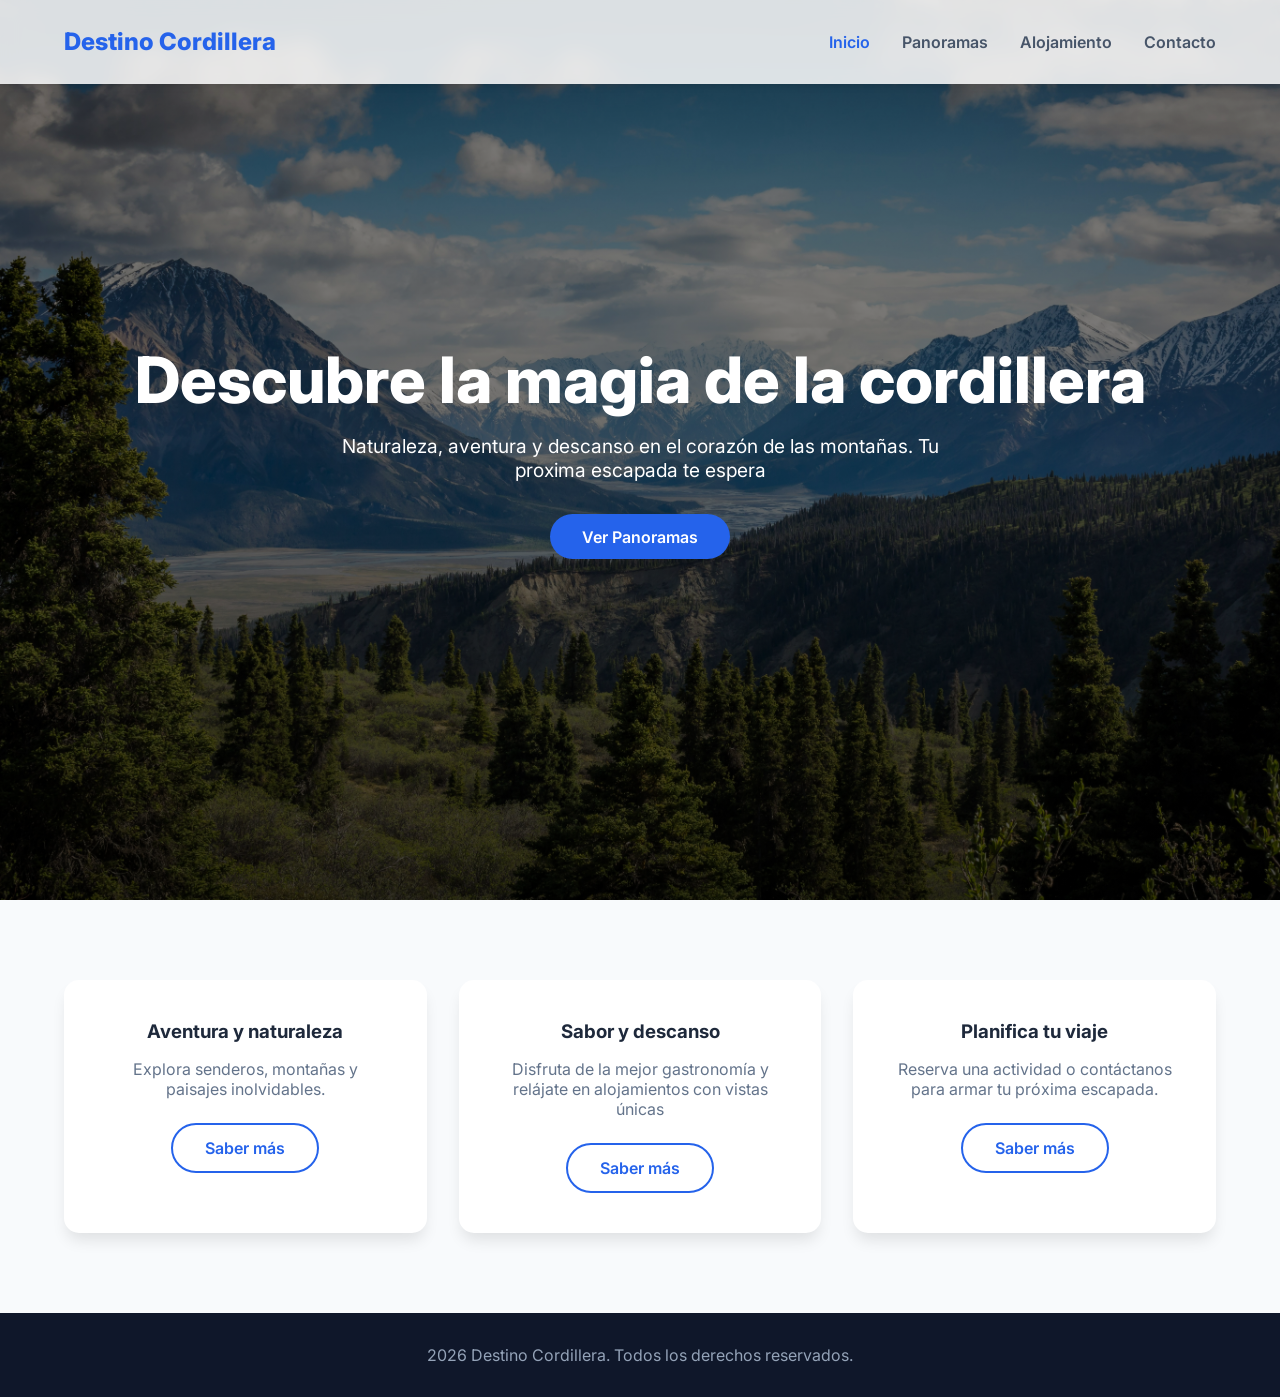
<file: index.html>
<!DOCTYPE html>
<html lang="es">

<head>
    <meta charset="UTF-8">
    <meta name="viewport" content="width=device-width, initial-scale=1.0">
    <meta name="description"
        content="Destino Cordillera: naturaleza, aventura, alojamiento y gastronomía en el corazón de las montañas.">
    <title> Destino Cordillera - Inicio</title>
    <link rel="stylesheet" href="css/estilos.css">
</head>

<body>
    <nav class="navbar">
        <div class="logo">Destino Cordillera</div>
        <ul class="nav-links">
            <li><a href="index.html" class="active">Inicio</a></li>
            <li><a href="panoramas.html">Panoramas</a></li>
            <li><a href="alojamiento.html">Alojamiento</a></li>
            <li><a href="contacto.html">Contacto</a></li>
        </ul>
    </nav>

    <header class="hero">
        <div class="hero-content">
            <h1>Descubre la magia de la cordillera</h1>
            <p>Naturaleza, aventura y descanso en el corazón de las montañas. Tu proxima escapada te espera</p>
            <a href="panoramas.html" class="btn">Ver Panoramas</a>
        </div>
    </header>

    <main>
        <section class="secciones-principales">
            <article class="tarjeta">
                <h3>Aventura y naturaleza</h3>
                <p>Explora senderos, montañas y paisajes inolvidables.</p>
                <a href="panoramas.html" class="btn-outline">Saber más</a>
            </article>

            <article class="tarjeta">
                <h3>Sabor y descanso</h3>
                <p>Disfruta de la mejor gastronomía y relájate en alojamientos con vistas únicas</p>
                <a href="alojamiento.html" class="btn-outline">Saber más</a>
            </article>

            <article class="tarjeta">
                <h3>Planifica tu viaje</h3>
                <p>Reserva una actividad o contáctanos para armar tu próxima escapada.</p>
                <a href="contacto.html" class="btn-outline">Saber más</a>
            </article>
        </section>
    </main>

    <footer>
        <p>2026 Destino Cordillera. Todos los derechos reservados.</p>
    </footer>
</body>

</html>
</file>
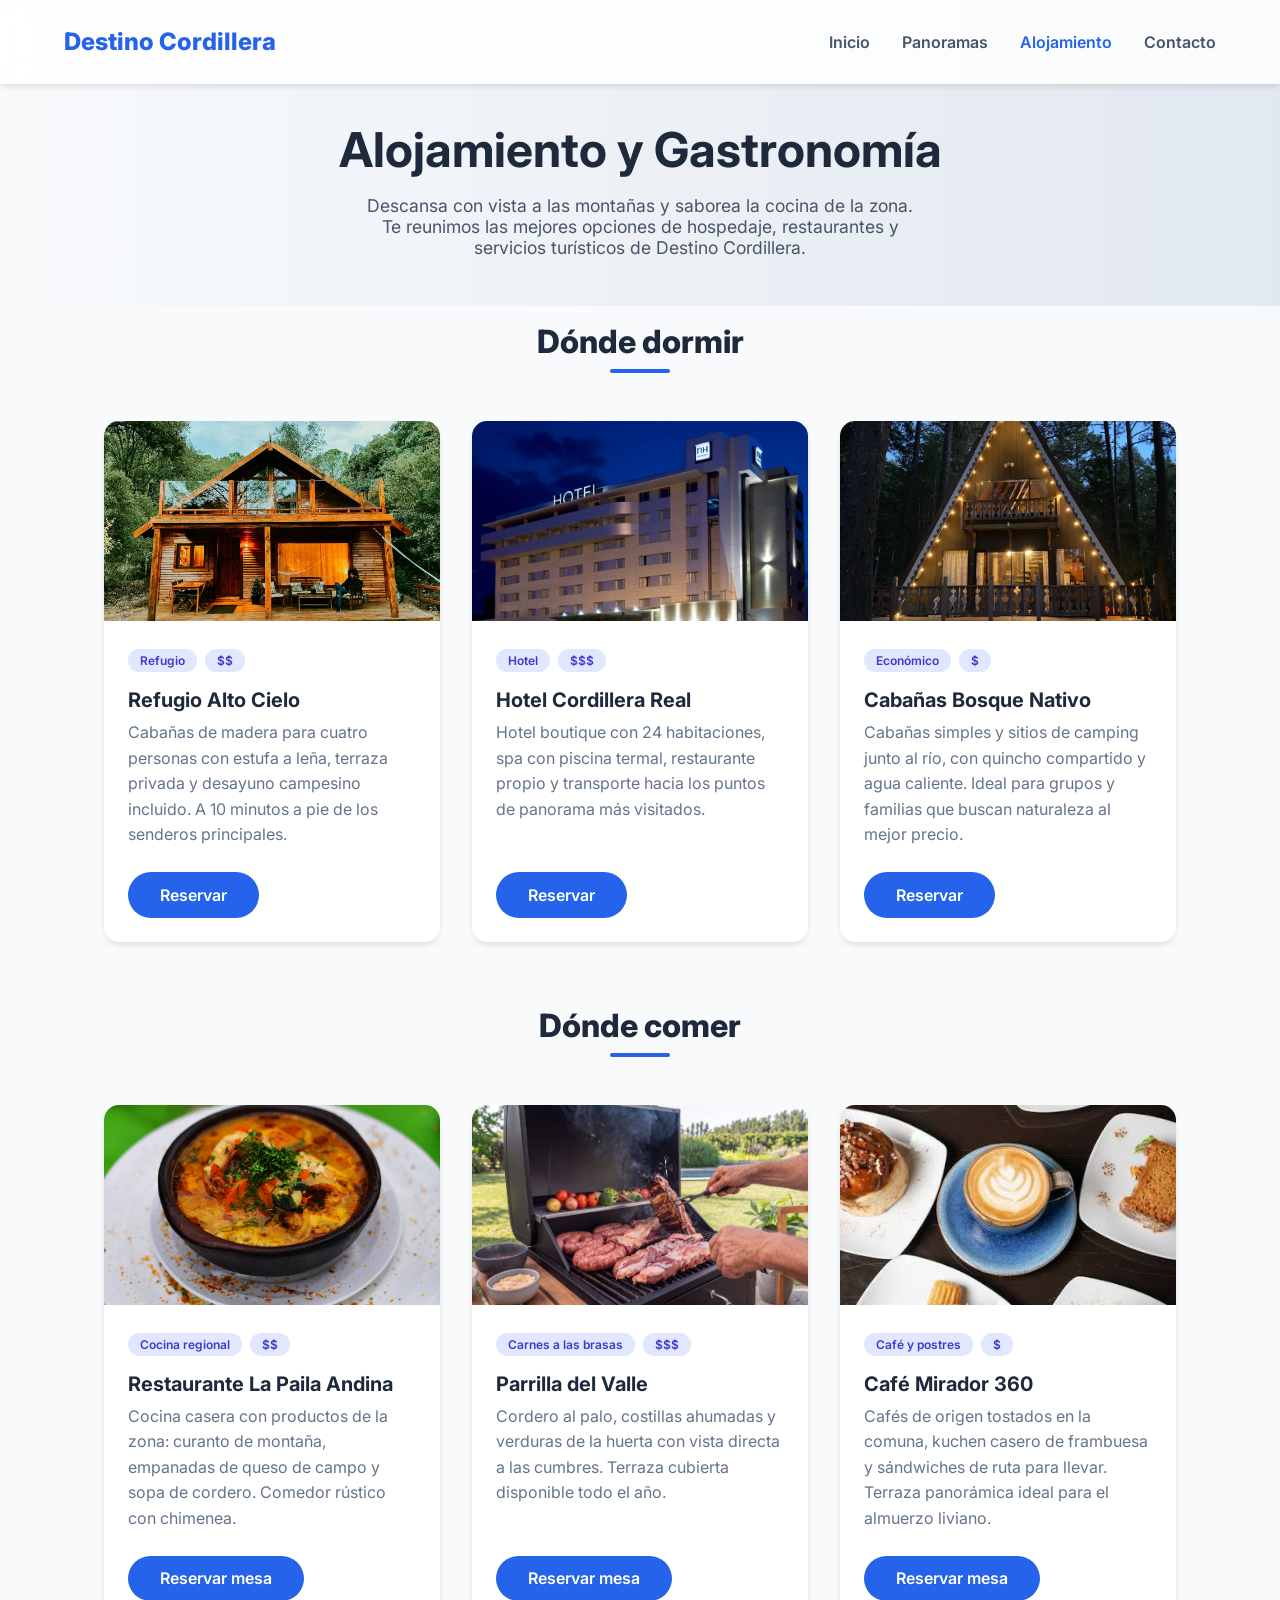
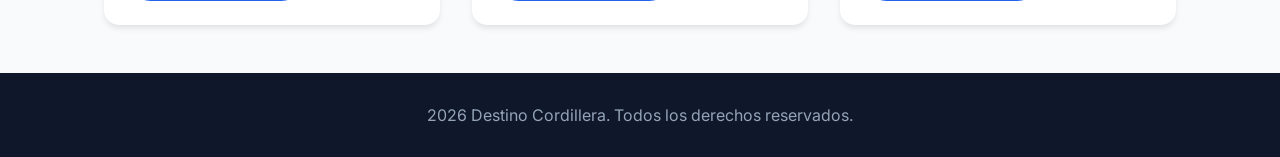
<file: alojamiento.html>
<!DOCTYPE html>
<html lang="es">

<head>
    <meta charset="UTF-8">
    <meta name="viewport" content="width=device-width, initial-scale=1.0">
    <meta name="description"
        content="Conoce los mejores alojamientos y restaurantes de Destino Cordillera: hoteles, cabañas, cocina regional y cafés con vista.">
    <title>Destino Cordillera - Alojamiento y Gastronomía</title>
    <link rel="stylesheet" href="css/estilos.css">
</head>

<body>
    <nav class="navbar">
        <div class="logo">Destino Cordillera</div>
        <ul class="nav-links">
            <li><a href="index.html">Inicio</a></li>
            <li><a href="panoramas.html">Panoramas</a></li>
            <li><a href="alojamiento.html" class="active">Alojamiento</a></li>
            <li><a href="contacto.html">Contacto</a></li>
        </ul>
    </nav>

    <header class="panoramas-header">
        <h1>Alojamiento y Gastronomía</h1>
        <p>Descansa con vista a las montañas y saborea la cocina de la zona. Te reunimos las mejores opciones de
            hospedaje, restaurantes y servicios turísticos de Destino Cordillera.</p>
    </header>

    <main>
        <section aria-labelledby="titulo-alojamiento">
            <h2 id="titulo-alojamiento" class="seccion-titulo">Dónde dormir</h2>
            <div class="panoramas-grid">

                <article class="panorama-card">
                    <div class="panorama-img-container">
                        <img src="img/alojamiento-refugio.jpg" alt="Cabañas de madera del Refugio Alto Cielo con vista al valle"
                            class="panorama-img">
                    </div>
                    <div class="panorama-content">
                        <div class="panorama-tags">
                            <span class="tag">Refugio</span>
                            <span class="tag">$$</span>
                        </div>
                        <h3>Refugio Alto Cielo</h3>
                        <p>Cabañas de madera para cuatro personas con estufa a leña, terraza privada y desayuno
                            campesino incluido. A 10 minutos a pie de los senderos principales.</p>
                        <a href="contacto.html" class="btn">Reservar</a>
                    </div>
                </article>

                <article class="panorama-card">
                    <div class="panorama-img-container">
                        <img src="img/alojamiento-hotel.jpg" alt="Habitación con vista a las montañas del Hotel Cordillera Real"
                            class="panorama-img">
                    </div>
                    <div class="panorama-content">
                        <div class="panorama-tags">
                            <span class="tag">Hotel</span>
                            <span class="tag">$$$</span>
                        </div>
                        <h3>Hotel Cordillera Real</h3>
                        <p>Hotel boutique con 24 habitaciones, spa con piscina termal, restaurante propio y transporte
                            hacia los puntos de panorama más visitados.</p>
                        <a href="contacto.html" class="btn">Reservar</a>
                    </div>
                </article>

                <article class="panorama-card">
                    <div class="panorama-img-container">
                        <img src="img/alojamiento-cabanas.jpg" alt="Cabañas rústicas del Bosque Nativo junto al río"
                            class="panorama-img">
                    </div>
                    <div class="panorama-content">
                        <div class="panorama-tags">
                            <span class="tag">Económico</span>
                            <span class="tag">$</span>
                        </div>
                        <h3>Cabañas Bosque Nativo</h3>
                        <p>Cabañas simples y sitios de camping junto al río, con quincho compartido y agua caliente.
                            Ideal para grupos y familias que buscan naturaleza al mejor precio.</p>
                        <a href="contacto.html" class="btn">Reservar</a>
                    </div>
                </article>

            </div>
        </section>

        <section aria-labelledby="titulo-gastronomia">
            <h2 id="titulo-gastronomia" class="seccion-titulo">Dónde comer</h2>
            <div class="panoramas-grid">

                <article class="panorama-card">
                    <div class="panorama-img-container">
                        <img src="img/gastronomia-pastel.jpg" alt="Plato de cocina regional servido en Restaurante La Paila Andina"
                            class="panorama-img">
                    </div>
                    <div class="panorama-content">
                        <div class="panorama-tags">
                            <span class="tag">Cocina regional</span>
                            <span class="tag">$$</span>
                        </div>
                        <h3>Restaurante La Paila Andina</h3>
                        <p>Cocina casera con productos de la zona: curanto de montaña, empanadas de queso de campo y
                            sopa de cordero. Comedor rústico con chimenea.</p>
                        <a href="contacto.html" class="btn">Reservar mesa</a>
                    </div>
                </article>

                <article class="panorama-card">
                    <div class="panorama-img-container">
                        <img src="img/gastronomia-parrilla.jpg" alt="Carnes a las brasas en la Parrilla del Valle"
                            class="panorama-img">
                    </div>
                    <div class="panorama-content">
                        <div class="panorama-tags">
                            <span class="tag">Carnes a las brasas</span>
                            <span class="tag">$$$</span>
                        </div>
                        <h3>Parrilla del Valle</h3>
                        <p>Cordero al palo, costillas ahumadas y verduras de la huerta con vista directa a las cumbres.
                            Terraza cubierta disponible todo el año.</p>
                        <a href="contacto.html" class="btn">Reservar mesa</a>
                    </div>
                </article>

                <article class="panorama-card">
                    <div class="panorama-img-container">
                        <img src="img/gastronomia-cafe.jpg" alt="Café de origen y kuchen casero en el Café Mirador 360"
                            class="panorama-img">
                    </div>
                    <div class="panorama-content">
                        <div class="panorama-tags">
                            <span class="tag">Café y postres</span>
                            <span class="tag">$</span>
                        </div>
                        <h3>Café Mirador 360</h3>
                        <p>Cafés de origen tostados en la comuna, kuchen casero de frambuesa y sándwiches de ruta para
                            llevar. Terraza panorámica ideal para el almuerzo liviano.</p>
                        <a href="contacto.html" class="btn">Reservar mesa</a>
                    </div>
                </article>

            </div>
        </section>
    </main>

    <footer>
        <p>2026 Destino Cordillera. Todos los derechos reservados.</p>
    </footer>
</body>

</html>
</file>
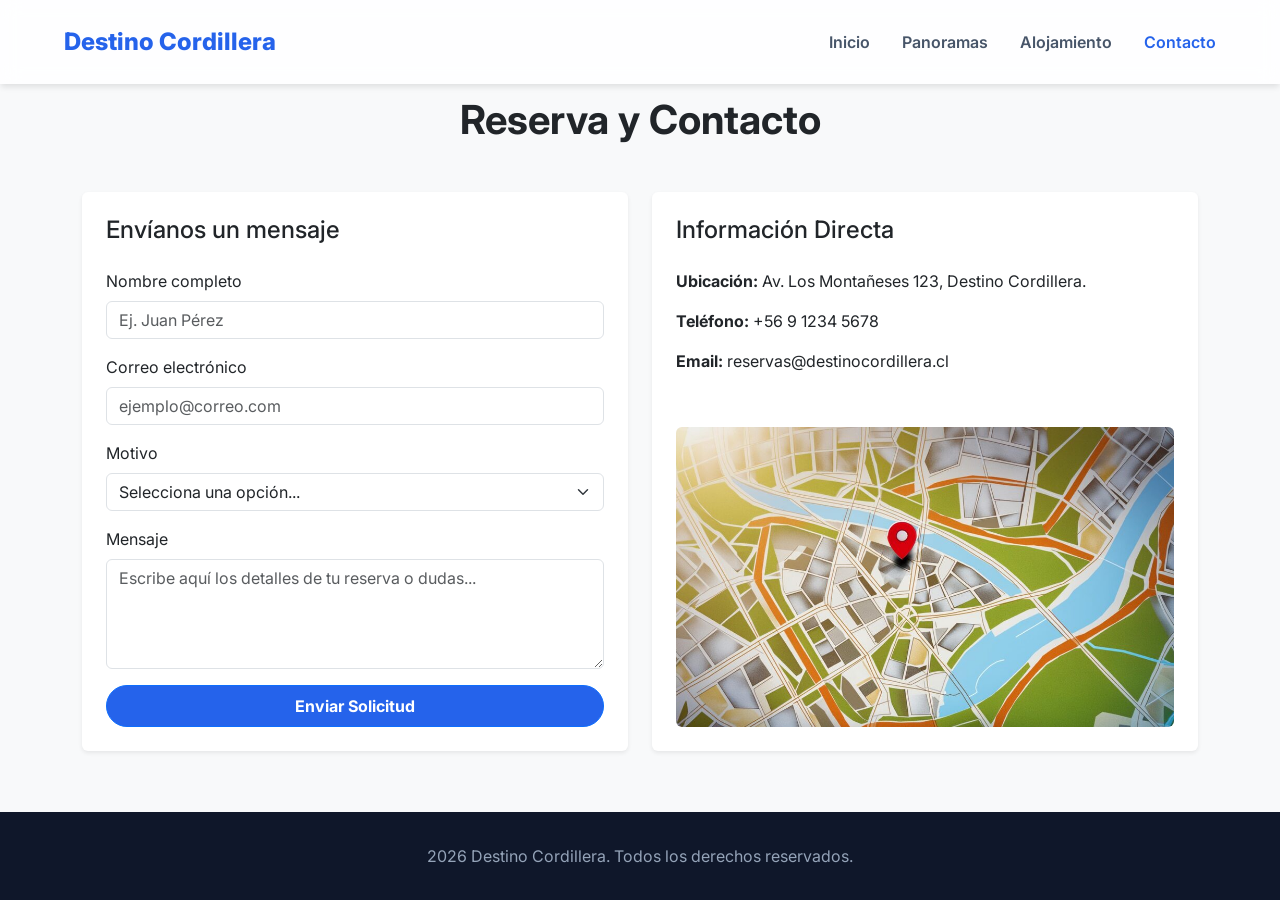
<file: contacto.html>
<!DOCTYPE html>
<html lang="es">

<head>
    <meta charset="UTF-8">
    <meta name="viewport" content="width=device-width, initial-scale=1.0">
    <meta name="description"
        content="Reserva una actividad o contáctanos en Destino Cordillera: formulario de reserva, teléfono, correo y ubicación.">
    <title>Destino Cordillera - Contacto</title>
    <link href="https://cdn.jsdelivr.net/npm/bootstrap@5.3.2/dist/css/bootstrap.min.css" rel="stylesheet">
    <link rel="stylesheet" href="css/estilos.css">
</head>

<body class="bg-light d-flex flex-column min-vh-100">

    <nav class="navbar">
        <div class="logo">Destino Cordillera</div>
        <ul class="nav-links">
            <li><a href="index.html">Inicio</a></li>
            <li><a href="panoramas.html">Panoramas</a></li>
            <li><a href="alojamiento.html">Alojamiento</a></li>
            <li><a href="contacto.html" class="active">Contacto</a></li>
        </ul>
    </nav>

    <main class="container mt-5 pt-5 mb-5 flex-grow-1">
        <h1 class="text-center mb-5 fw-bold text-dark">Reserva y Contacto</h1>

        <div class="row g-4">
            <section class="col-lg-6">
                <div class="card shadow-sm border-0 h-100">
                    <div class="card-body p-4">
                        <h4 class="card-title mb-4">Envíanos un mensaje</h4>
                        <form>
                            <div class="mb-3">
                                <label for="nombre" class="form-label">Nombre completo</label>
                                <input type="text" class="form-control" id="nombre" placeholder="Ej. Juan Pérez"
                                    required>
                            </div>
                            <div class="mb-3">
                                <label for="email" class="form-label">Correo electrónico</label>
                                <input type="email" class="form-control" id="email" placeholder="ejemplo@correo.com"
                                    required>
                            </div>
                            <div class="mb-3">
                                <label for="actividad" class="form-label">Motivo</label>
                                <select class="form-select" id="actividad">
                                    <option selected>Selecciona una opción...</option>
                                    <option value="1">Reserva de alojamiento</option>
                                    <option value="2">Reserva de panorama / excursión</option>
                                    <option value="3">Consulta general</option>
                                </select>
                            </div>
                            <div class="mb-3">
                                <label for="mensaje" class="form-label">Mensaje</label>
                                <textarea class="form-control" id="mensaje" rows="4"
                                    placeholder="Escribe aquí los detalles de tu reserva o dudas..."></textarea>
                            </div>
                            <button type="submit" class="btn btn-primary w-100 fw-bold py-2">Enviar Solicitud</button>
                        </form>
                    </div>
                </div>
            </section>

            <section class="col-lg-6">
                <div class="card shadow-sm border-0 h-100 bg-white">
                    <div class="card-body p-4 d-flex flex-column">
                        <h4 class="card-title mb-4">Información Directa</h4>
                        <p><strong>Ubicación:</strong> Av. Los Montañeses 123, Destino Cordillera.</p>
                        <p><strong>Teléfono:</strong> +56 9 1234 5678</p>
                        <p><strong>Email:</strong> reservas@destinocordillera.cl</p>

                        <img src="img/ubicacion.jpg" alt="Mapa referencial de ubicación de Destino Cordillera"
                            class="mt-auto rounded w-100" style="height: 300px; object-fit: cover;">
                    </div>
                </div>
            </section>
        </div>
    </main>

    <footer>
        <p class="m-0">2026 Destino Cordillera. Todos los derechos reservados.</p>
    </footer>

    <script src="https://cdn.jsdelivr.net/npm/bootstrap@5.3.2/dist/js/bootstrap.bundle.min.js"></script>
</body>

</html>
</file>
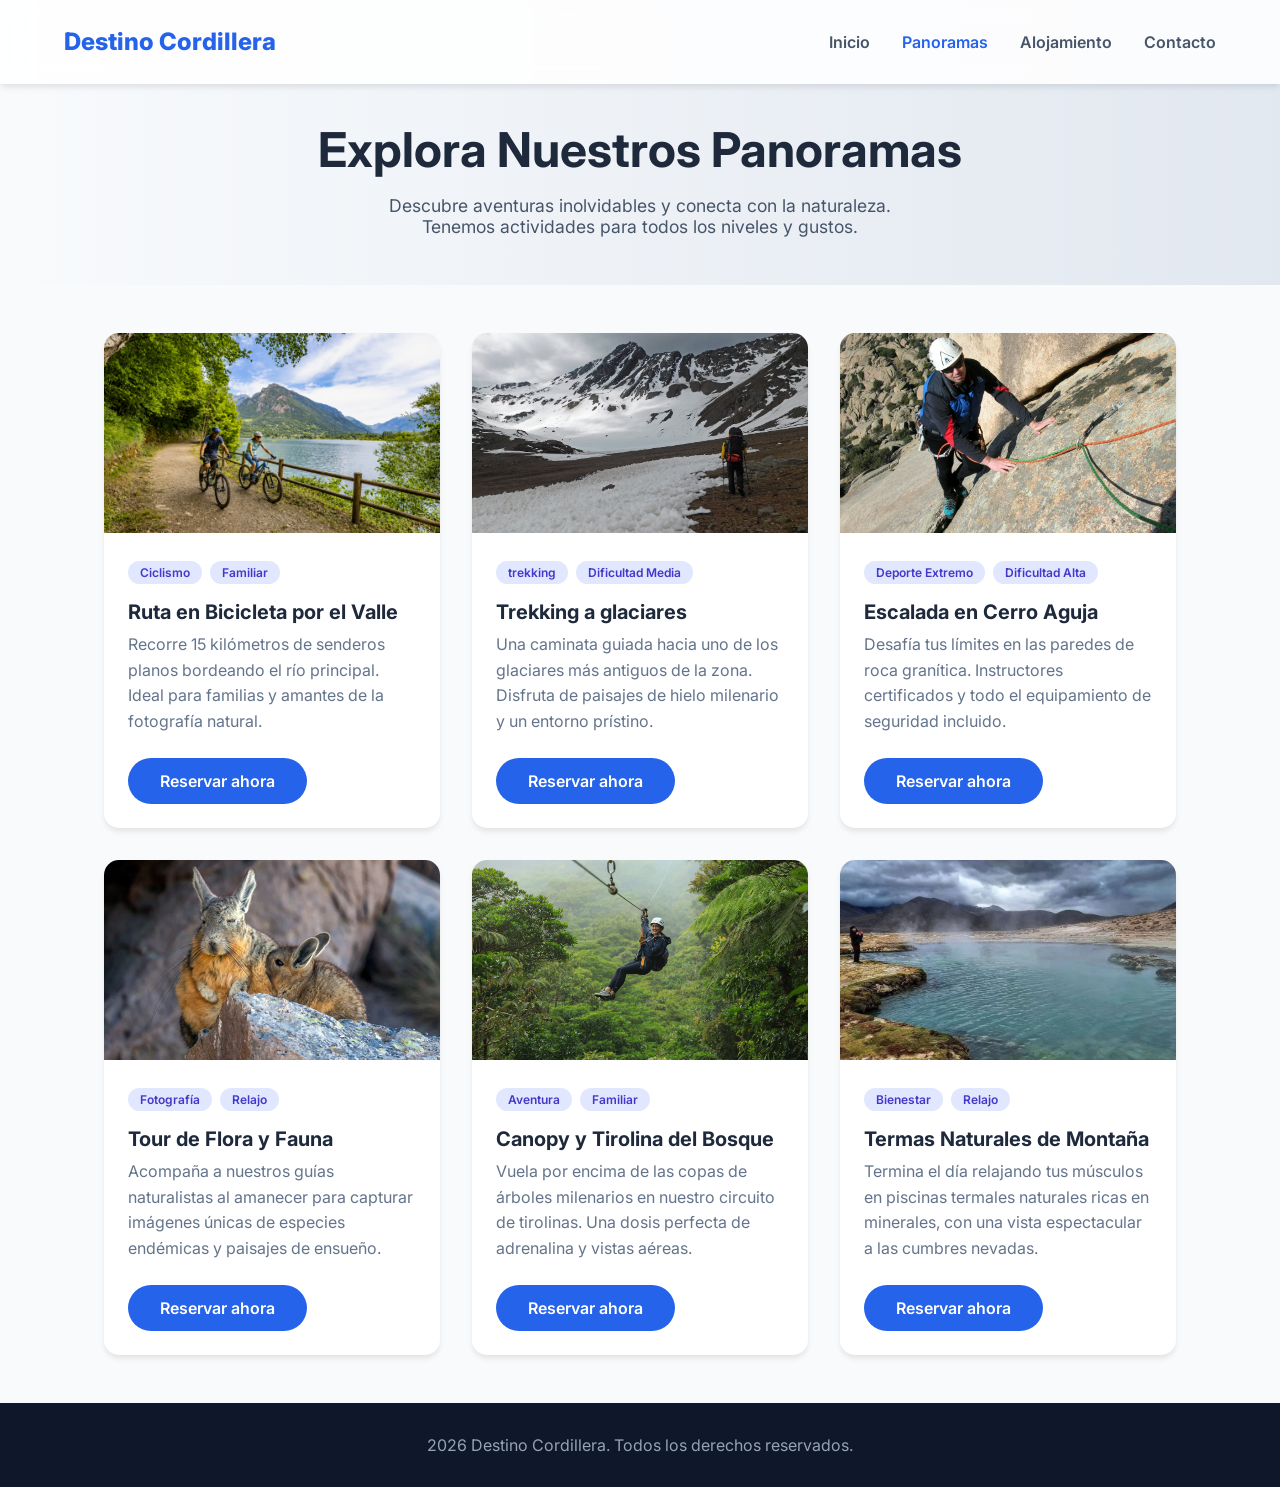
<file: panoramas.html>
<!DOCTYPE html>
<html lang="es">

<head>
    <meta charset="UTF-8">
    <meta name="viewport" content="width=device-width, initial-scale=1.0">
    <meta name="description"
        content="Descubre los mejores panoramas y actividades en Destino Cordillera. Trekking, escalada, tours fotográficos y más.">
    <title>Destino Cordillera - Panoramas</title>
    <link rel="stylesheet" href="css/estilos.css">
</head>

<body>
    <nav class="navbar">
        <div class="logo">Destino Cordillera</div>
        <ul class="nav-links">
            <li><a href="index.html">Inicio</a></li>
            <li><a href="panoramas.html" class="active">Panoramas</a></li>
            <li><a href="alojamiento.html">Alojamiento</a></li>
            <li><a href="contacto.html">Contacto</a></li>
        </ul>
    </nav>

    <header class="panoramas-header">
        <h1>Explora Nuestros Panoramas</h1>
        <p>Descubre aventuras inolvidables y conecta con la naturaleza. Tenemos actividades para todos los niveles y
            gustos.</p>
    </header>

    <main>
        <section class="panoramas-grid">

            <article class="panorama-card">
                <div class="panorama-img-container">
                    <img src="img/Ruta en Bicicleta por el Valle.png" alt="Ruta en Bicicleta por el Valle"
                        class="panorama-img">
                </div>
                <div class="panorama-content">
                    <div class="panorama-tags">
                        <span class="tag">Ciclismo</span>
                        <span class="tag">Familiar</span>
                    </div>
                    <h3>Ruta en Bicicleta por el Valle</h3>
                    <p>Recorre 15 kilómetros de senderos planos bordeando el río principal. Ideal para familias y
                        amantes de la fotografía natural.</p>
                    <a href="contacto.html" class="btn">Reservar ahora</a>
                </div>
            </article>

            <article class="panorama-card">
                <div class="panorama-img-container">
                    <img src="img/trekking a glaciares.jpg" alt="Trekking a glaciares" class="panorama-img">
                </div>
                <div class="panorama-content">
                    <div class="panorama-tags">
                        <span class="tag">trekking</span>
                        <span class="tag">Dificultad Media</span>
                    </div>
                    <h3>Trekking a glaciares</h3>
                    <p>Una caminata guiada hacia uno de los glaciares más antiguos de la zona. Disfruta de paisajes de
                        hielo milenario y un entorno prístino.</p>
                    <a href="contacto.html" class="btn">Reservar ahora</a>
                </div>
            </article>

            <article class="panorama-card">
                <div class="panorama-img-container">
                    <img src="img/Escalada en Cerro Aguja.jpg" alt="Escalada en Cerro Aguja" class="panorama-img">
                </div>
                <div class="panorama-content">
                    <div class="panorama-tags">
                        <span class="tag">Deporte Extremo</span>
                        <span class="tag">Dificultad Alta</span>
                    </div>
                    <h3>Escalada en Cerro Aguja</h3>
                    <p>Desafía tus límites en las paredes de roca granítica. Instructores certificados y todo el
                        equipamiento de seguridad incluido.</p>
                    <a href="contacto.html" class="btn">Reservar ahora</a>
                </div>
            </article>

            <article class="panorama-card">
                <div class="panorama-img-container">
                    <img src="img/Tour de Flora y Fauna.webp" alt="Tour Fotográfico de Flora y Fauna"
                        class="panorama-img">
                </div>
                <div class="panorama-content">
                    <div class="panorama-tags">
                        <span class="tag">Fotografía</span>
                        <span class="tag">Relajo</span>
                    </div>
                    <h3>Tour de Flora y Fauna</h3>
                    <p>Acompaña a nuestros guías naturalistas al amanecer para capturar imágenes únicas de especies
                        endémicas y paisajes de ensueño.</p>
                    <a href="contacto.html" class="btn">Reservar ahora</a>
                </div>
            </article>

            <article class="panorama-card">
                <div class="panorama-img-container">
                    <img src="img/Canopy y Tirolina del Bosque.jpg" alt="Canopy y Tirolina del Bosque"
                        class="panorama-img">
                </div>
                <div class="panorama-content">
                    <div class="panorama-tags">
                        <span class="tag">Aventura</span>
                        <span class="tag">Familiar</span>
                    </div>
                    <h3>Canopy y Tirolina del Bosque</h3>
                    <p>Vuela por encima de las copas de árboles milenarios en nuestro circuito de tirolinas. Una dosis
                        perfecta de adrenalina y vistas aéreas.</p>
                    <a href="contacto.html" class="btn">Reservar ahora</a>
                </div>
            </article>

            <article class="panorama-card">
                <div class="panorama-img-container">
                    <img src="img/Termas Naturales de Montaña.jpg" alt="Termas Naturales de Montaña"
                        class="panorama-img">
                </div>
                <div class="panorama-content">
                    <div class="panorama-tags">
                        <span class="tag">Bienestar</span>
                        <span class="tag">Relajo</span>
                    </div>
                    <h3>Termas Naturales de Montaña</h3>
                    <p>Termina el día relajando tus músculos en piscinas termales naturales ricas en minerales, con una
                        vista espectacular a las cumbres nevadas.</p>
                    <a href="contacto.html" class="btn">Reservar ahora</a>
                </div>
            </article>

        </section>
    </main>

    <footer>
        <p>2026 Destino Cordillera. Todos los derechos reservados.</p>
    </footer>
</body>

</html>
</file>
<file: css/estilos.css>
@import url('https://fonts.googleapis.com/css2?family=Inter:wght@300;400;600;800&display=swap');

* {
    margin: 0;
    padding: 0;
    box-sizing: border-box;
    font-family: 'Inter', sans-serif;
}

body {
    background-color: #f8fafc;
    color: #1e293b;
}

.navbar {
    display: flex;
    justify-content: space-between;
    align-items: center;
    padding: 1.5rem 5%;
    background-color: rgba(255, 255, 255, 0.85);
    backdrop-filter: blur(10px);
    position: fixed;
    width: 100%;
    top: 0;
    z-index: 1000;
    box-shadow: 0 4px 6px -1px rgba(0, 0, 0, 0.1);
    flex-wrap: nowrap;
    line-height: 1.5;
}

.navbar .logo {
    font-size: 1.5rem;
    font-weight: 800;
    color: #2563eb;
}

.nav-links {
    list-style: none;
    display: flex;
    gap: 2rem;
    margin: 0 !important;
    padding: 0;
    align-items: center;
}

.nav-links a {
    text-decoration: none;
    color: #475569;
    font-weight: 600;
    transition: color 0.3s ease;
}

.nav-links a:hover,
.nav-links a.active {
    color: #2563eb;
}

.hero {
    height: 100vh;
    background: linear-gradient(rgba(0, 0, 0, 0.4), rgba(0, 0, 0, 0.7)),
        url('../img/montañas.jpg') center/cover;
    display: flex;
    align-items: center;
    justify-content: center;
    text-align: center;
    color: white;
    padding: 0 20px;
}

.hero-content h1 {
    font-size: 4rem;
    margin-bottom: 1rem;
    font-weight: 800;
}

.hero-content p {
    font-size: 1.2rem;
    margin-bottom: 2rem;
    max-width: 600px;
    margin-left: auto;
    margin-right: auto;
}

.btn {
    padding: 0.8rem 2rem;
    background-color: #2563eb;
    color: white;
    text-decoration: none;
    border-radius: 50px;
    font-weight: 600;
    transition: transform 0.3s ease, background-color 0.3s;
    display: inline-block;
}

.btn:hover {
    background-color: #1d4ed8;
    transform: translateY(-3px);
}

.btn-outline {
    padding: 0.8rem 2rem;
    border: 2px solid #2563eb;
    color: #2563eb;
    text-decoration: none;
    border-radius: 50px;
    font-weight: 600;
    transition: all 0.3s ease;
    display: inline-block;
}

.btn-outline:hover {
    background-color: #2563eb;
    color: white;
}

.secciones-principales {
    display: flex;
    gap: 2rem;
    padding: 5rem 5%;
    justify-content: center;
    flex-wrap: wrap;
}

.tarjeta {
    background: white;
    padding: 2.5rem;
    border-radius: 15px;
    box-shadow: 0 10px 15px -3px rgba(0, 0, 0, 0.1);
    text-align: center;
    flex: 1;
    min-width: 300px;
    max-width: 400px;
    transition: transform 0.3s ease;
}

.tarjeta:hover {
    transform: translateY(-10px);
}

.tarjeta h3 {
    margin-bottom: 1rem;
    color: #1e293b;
}

.tarjeta p {
    color: #64748b;
    margin-bottom: 1.5rem;
}

footer {
    text-align: center;
    padding: 2rem;
    background-color: #0f172a;
    color: #94a3b8;
}

.panoramas-header {
    padding-top: 120px;
    text-align: center;
    padding-bottom: 3rem;
    background: linear-gradient(to right, #f8fafc, #e2e8f0);
}

.panoramas-header h1 {
    font-size: 3rem;
    color: #1e293b;
    margin-bottom: 1rem;
}

.panoramas-header p {
    color: #475569;
    font-size: 1.1rem;
    max-width: 600px;
    margin: 0 auto;
    padding: 0 1rem;
}

.panoramas-grid {
    display: grid;
    grid-template-columns: repeat(auto-fit, minmax(300px, 1fr));
    gap: 2rem;
    padding: 3rem 5%;
    max-width: 1200px;
    margin: 0 auto;
}

.panorama-card {
    background: white;
    border-radius: 15px;
    overflow: hidden;
    box-shadow: 0 4px 6px -1px rgba(0, 0, 0, 0.1);
    transition: transform 0.3s ease, box-shadow 0.3s ease;
    display: flex;
    flex-direction: column;
}

.panorama-card:hover {
    transform: translateY(-10px);
    box-shadow: 0 20px 25px -5px rgba(0, 0, 0, 0.1), 0 10px 10px -5px rgba(0, 0, 0, 0.04);
}

.panorama-img-container {
    overflow: hidden;
}

.panorama-img {
    width: 100%;
    height: 200px;
    object-fit: cover;
    transition: transform 0.5s ease;
}

.panorama-card:hover .panorama-img {
    transform: scale(1.05);
}

.panorama-content {
    padding: 1.5rem;
    flex-grow: 1;
    display: flex;
    flex-direction: column;
}

.panorama-tags {
    display: flex;
    flex-wrap: wrap;
    gap: 0.5rem;
    margin-bottom: 1rem;
}

.tag {
    background-color: #e0e7ff;
    color: #4338ca;
    padding: 0.25rem 0.75rem;
    border-radius: 9999px;
    font-size: 0.75rem;
    font-weight: 600;
}

.panorama-content h3 {
    color: #1e293b;
    margin-bottom: 0.5rem;
    font-size: 1.25rem;
}

.panorama-content p {
    color: #64748b;
    margin-bottom: 1.5rem;
    line-height: 1.6;
    flex-grow: 1;
}

.panorama-card .btn {
    align-self: flex-start;
}

.seccion-titulo {
    text-align: center;
    font-size: 2rem;
    font-weight: 800;
    color: #1e293b;
    padding-top: 1rem;
    position: relative;
    padding-bottom: 0.75rem;
}

.seccion-titulo::after {
    content: "";
    display: block;
    width: 60px;
    height: 4px;
    background-color: #2563eb;
    border-radius: 2px;
    margin: 0 auto;
    position: absolute;
    left: 0;
    right: 0;
    bottom: 0;
}
</file>
